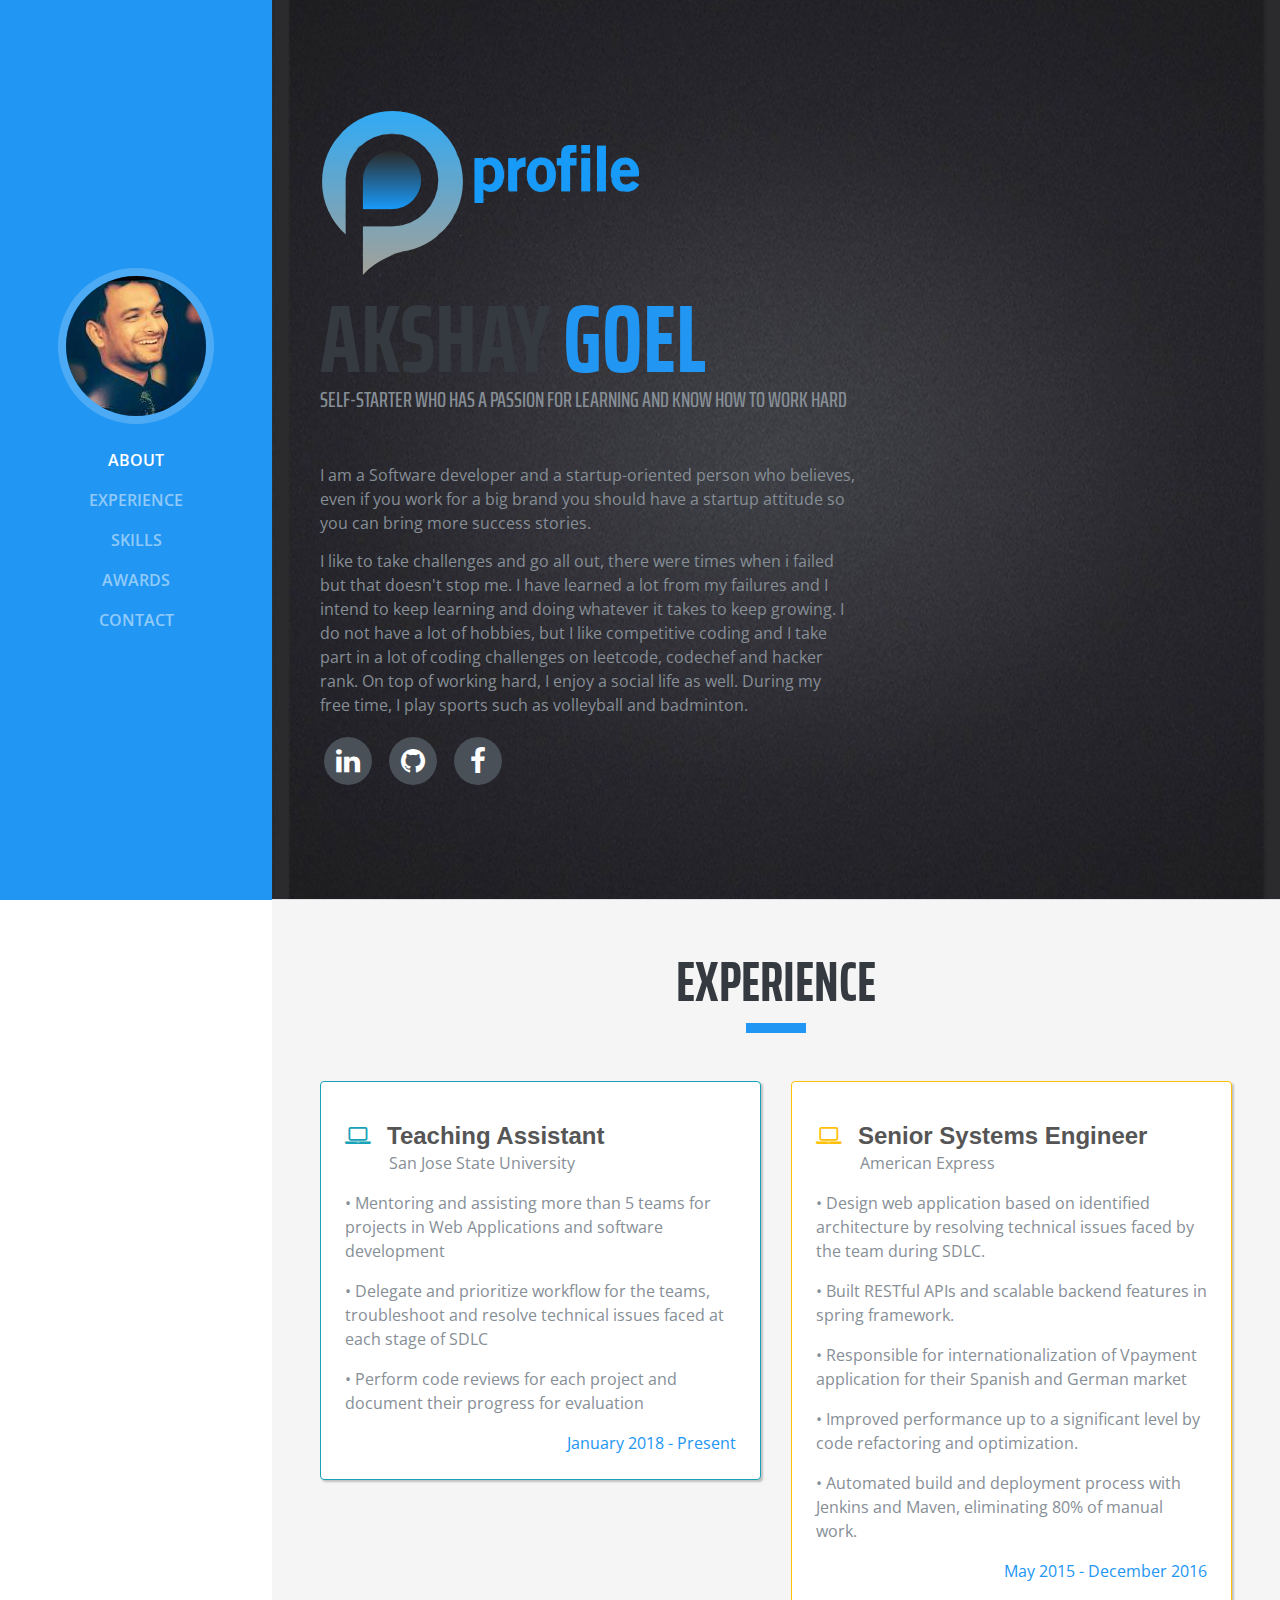
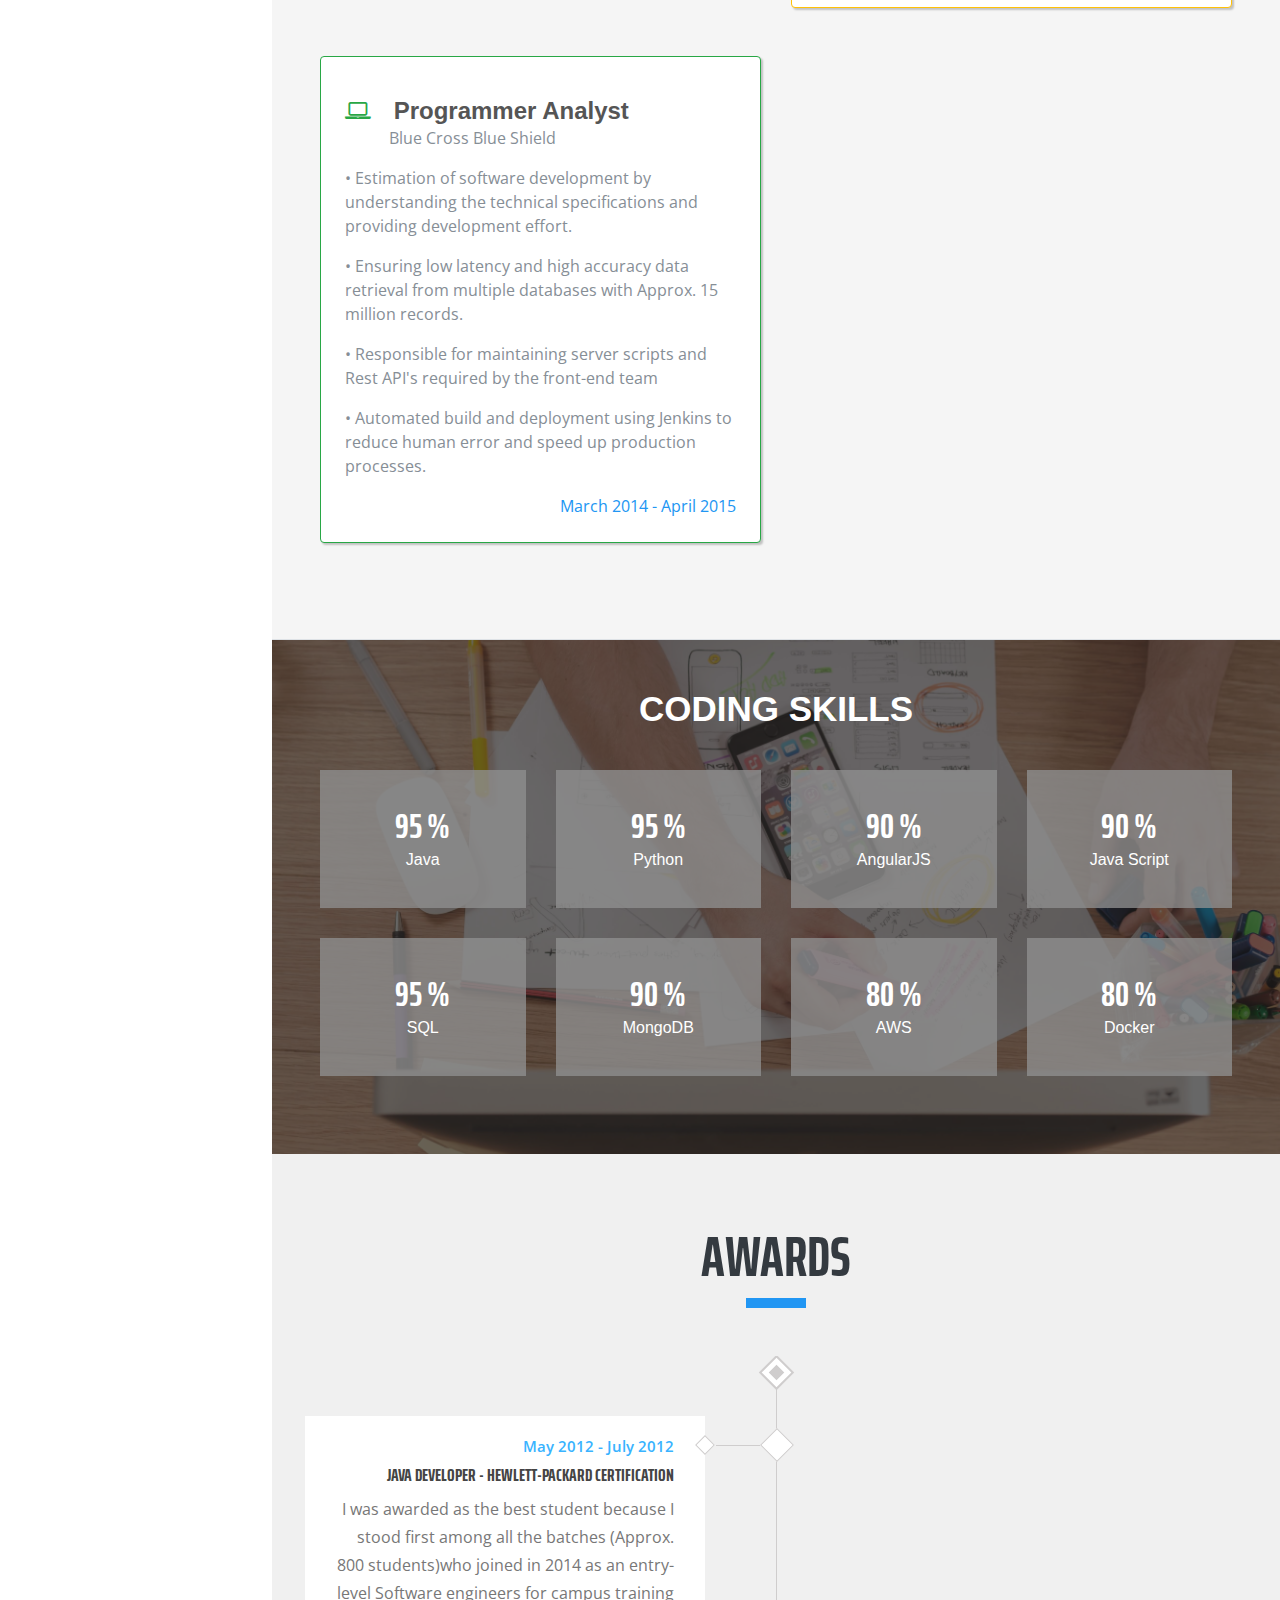
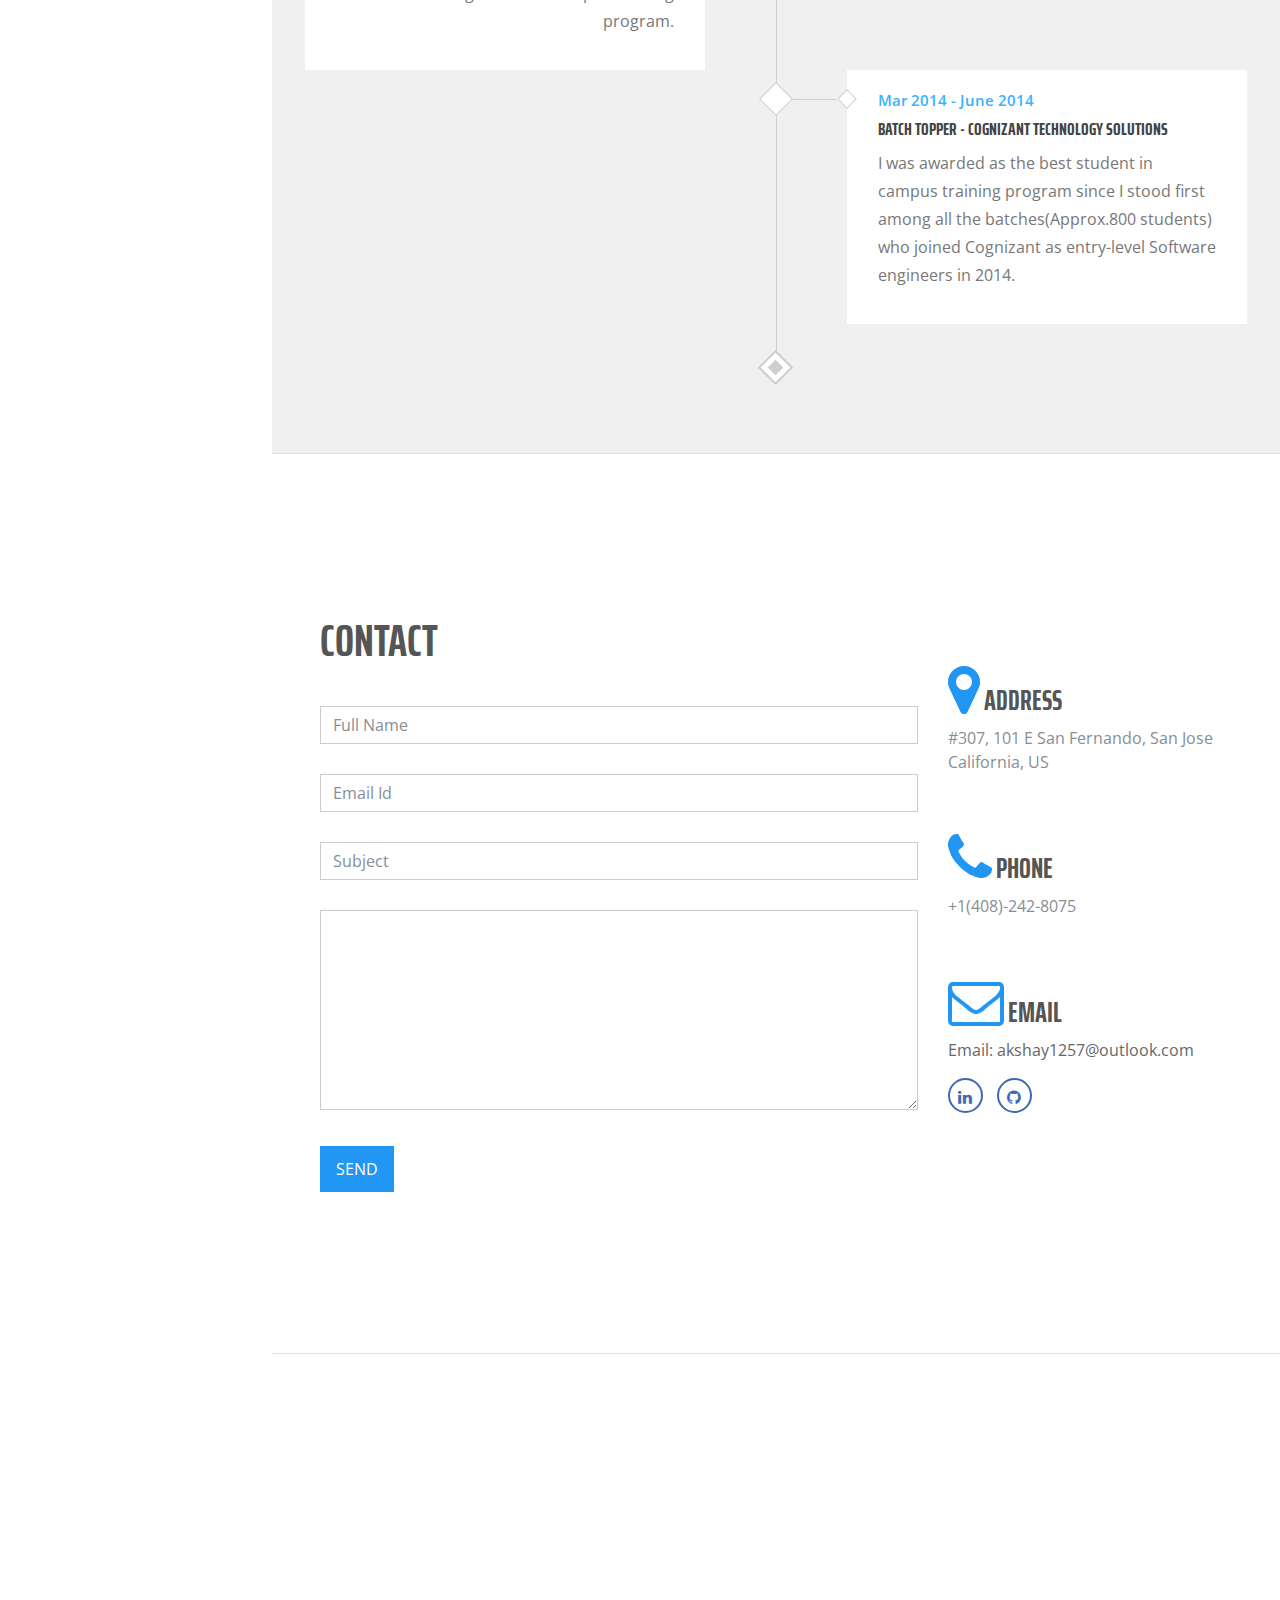
<file: index.html>
<!--
<! --I love programming and am a quick learner! I'm actively looking for a Full time project that I can be a part of and can't wait to get started! 
			  I am experienced in leveraging agile frameworks to provide a robust synopsis for high level overviews. Iterative approaches to corporate strategy foster collaborative thinking to further the overall value proposition. -->


<!DOCTYPE html>
<html lang="en">

<head>
    <meta charset="utf-8">
    <meta name="viewport" content="width=device-width, initial-scale=1, shrink-to-fit=no">
    <meta name="description" content="">
    <meta name="author" content="">

    <link rel="shortcut icon" href="img/favicon.ico">
    <title>Profile Bootstrap Theme</title>

    <!-- Global stylesheets -->
    <link href="css/bootstrap/bootstrap.min.css" rel="stylesheet">
    <link href="https://fonts.googleapis.com/css?family=Saira+Extra+Condensed:100,200,300,400,500,600,700,800,900" rel="stylesheet">
    <link href="https://fonts.googleapis.com/css?family=Open+Sans:300,300i,400,400i,600,600i,700,700i,800,800i" rel="stylesheet">
    <link href="font-awesome/css/font-awesome.min.css" rel="stylesheet">
    <link href="css/devicons/css/devicons.min.css" rel="stylesheet">
    <link href="css/simple-line-icons/css/simple-line-icons.css" rel="stylesheet">
    <link href="css/style.css" rel="stylesheet">
</head>

<body id="page-top">
    
    <nav class="navbar navbar-expand-lg navbar-dark bg-primary fixed-top" id="sideNav">
      <a class="navbar-brand js-scroll-trigger" href="#page-top">
        <span class="d-block d-lg-none  mx-0 px-0"><img src="img/logo-white.png" alt="" class="img-fluid"></span>
        <span class="d-none d-lg-block">
          <img class="img-fluid img-profile rounded-circle mx-auto mb-2" src="img/profile.jpg" alt="">
        </span>
      </a>
        <button class="navbar-toggler" type="button" data-toggle="collapse" data-target="#navbarSupportedContent" aria-controls="navbarSupportedContent" aria-expanded="false" aria-label="Toggle navigation">
            <span class="navbar-toggler-icon"></span>
        </button>
        <div class="collapse navbar-collapse" id="navbarSupportedContent">
            <ul class="navbar-nav">
                <li class="nav-item">
                    <a class="nav-link js-scroll-trigger" href="#about">About</a>
                </li>
                <li class="nav-item">
                    <a class="nav-link js-scroll-trigger" href="#experience">Experience</a>
                </li>
                
                <li class="nav-item">
                    <a class="nav-link js-scroll-trigger" href="#skills">Skills</a>
                </li>
                <li class="nav-item">
                    <a class="nav-link js-scroll-trigger" href="#awards">Awards</a>
                </li>
                <li class="nav-item">
                    <a class="nav-link js-scroll-trigger" href="#contact">Contact</a>
                </li>
            </ul>
        </div>
    </nav>

    <div class="container-fluid p-0">

    <!--====================================================
                        ABOUT
    ======================================================-->
      <section class="resume-section p-3 p-lg-5 d-flex d-column" id="about">
          <div class="my-auto" >
              <img src="img/logo-s.png" class="img-fluid mb-3" alt="">
              <h1 class="mb-0">Akshay
                <span class="text-primary">Goel</span>
              </h1>
              <div class="subheading mb-5">SELF-STARTER WHO HAS A PASSION FOR LEARNING AND KNOW HOW TO WORK HARD 
                 
              </div>
              <p style="max-width: 550px;margin-bottom: 14px;border-top-width: 24px;margin-top: 31px;" > 
			  
			  I am a Software developer and a startup-oriented person who believes, even if you work for a big brand you should have a startup attitude so you can bring more success stories. </p>
             
			  <p style="max-width: 533px" > 
              I like to take challenges and go all out, there were times when i failed but that doesn't stop me. I have learned a lot from my failures and I intend to keep learning and doing whatever it takes to keep growing. I do not have a lot of hobbies, but I like competitive coding and I take part in a lot of coding challenges on leetcode, codechef and hacker rank. On top of working hard, I enjoy a social life as well. During my free time, I play sports such as volleyball and badminton. 
			  </p>
              <ul class="list-inline list-social-icons mb-0">
                  
                  
                  <li class="list-inline-item">
                      <a href="https://www.linkedin.com/in/akshay-goel" target="_empty">
                  <span class="fa-stack fa-lg">
                    <i class="fa fa-circle fa-stack-2x"></i>
                    <i class="fa fa-linkedin fa-stack-1x fa-inverse"></i>
                  </span>
                </a>
                  </li>
                  <li class="list-inline-item">
                      <a href="https://github.com/akshay1257" target="_empty">
                  <span class="fa-stack fa-lg">
                    <i class="fa fa-circle fa-stack-2x"></i>
                    <i class="fa fa-github fa-stack-1x fa-inverse"></i>
                  </span>
                </a>
                  </li>
				  <li class="list-inline-item">
                      <a href="https://www.facebook.com/akshay.goel.9279" target="_empty">
                  <span class="fa-stack fa-lg">
                    <i class="fa fa-circle fa-stack-2x"></i>
                    <i class="fa fa-facebook fa-stack-1x fa-inverse"></i>
                  </span>
                </a>
                  </li>
              </ul>
          </div>
      </section>

    <!--====================================================
                        EXPERIENCE
    ======================================================-->      
      <section class="resume-section p-3 p-lg-5 " id="experience">
          <div class="row my-auto">
              <div class="col-12">
                <h2 class="  text-center">Experience</h2>
                <div class="mb-5 heading-border"></div>
              </div>
              <div class="resume-item col-md-6 col-sm-12 " > 
                <div class="card mx-0 p-4 mb-5" style="border-color: #17a2b8; box-shadow: 2px 2px 2px rgba(0, 0, 0, 0.21);">
                  <div class=" resume-content mr-auto">
                      <p><h4 style="margin-bottom: 0px;"><i class="fa fa-laptop mr-3 text-info"></i>Teaching Assistant </h4>
					  <h7 class="mb-3" style="padding-left: 44px;">San Jose State University</h7>
					  </p>
                      <p>• Mentoring and assisting more than 5 teams for projects in Web Applications and software development </p>
                      <p>• Delegate and prioritize workflow for the teams, troubleshoot and resolve technical issues faced at each stage of SDLC</p>
                      <p>• Perform code reviews for each project and document their progress for evaluation</p>
                  </div>
                  <div class="resume-date text-md-right">
                      <span class="text-primary">January 2018 - Present</span>
                  </div>
                </div>  
              </div>
              <div class="resume-item col-md-6 col-sm-12">
                <div class="card mx-0 p-4 mb-5" style="border-color: #ffc107; box-shadow: 2px 2px 2px rgba(0, 0, 0, 0.21);">
                  <div class="resume-content mr-auto">
                     <p> <h4  style="margin-bottom: 0px;"><i class="fa fa-laptop mr-3 text-warning"></i>Senior Systems Engineer</h4>
                         <h7 class="mb-3" style="padding-left: 44px;">American Express</h7>
					  </p>
					  <p>• Design web application based on identified architecture by resolving technical issues faced by the team during SDLC.</p>
                      <p>• Built RESTful APIs and scalable backend features in spring framework.</p>
                      <p>• Responsible for internationalization of Vpayment application for their Spanish and German market</p>
					  <p>• Improved performance up to a significant level by code refactoring and optimization.</p>
                      <p>• Automated build and deployment process with Jenkins and Maven, eliminating 80% of manual work.</p>
                  </div>
                  <div class="resume-date text-md-right">
                      <span class="text-primary">May 2015 - December 2016</span>
                  </div>
                </div>  
              </div>
              <div class="resume-item col-md-6 col-sm-12">
                <div class="card mx-0 p-4 mb-5" style="border-color: #28a745; box-shadow: 2px 2px 2px rgba(0, 0, 0, 0.21);">
                  <div class="resume-content mr-auto">
                     <p> <h4  style="margin-bottom: 0px;"><i class="fa fa-laptop mr-3 text-success"></i> Programmer Analyst</h4>
                         <h7 class="mb-3" style="padding-left: 44px;">Blue Cross Blue Shield</h7>
					  </p>
					  <p>• Estimation of software development by understanding the technical specifications and providing development effort.</p>
                      <p>• Ensuring low latency and high accuracy data retrieval from multiple databases with Approx. 15 million records.</p>
                      <p>• Responsible for maintaining server scripts and Rest API's required by the front-end team</p>
					  <p>• Automated build and deployment using Jenkins to reduce human error and speed up production processes.</p>
                  </div>
                  <div class="resume-date text-md-right">
                      <span class="text-primary">March 2014 - April 2015</span>
                  </div>
                </div>  
              </div>
              
          </div>
      </section>

    <!--====================================================
                        PORTFOLIO
    ======================================================   
      <section class="resume-section p-3 p-lg-5 d-flex flex-column" id="portfolio"> 
          <div class="row my-auto">
              <div class="col-12">
                <h2 class="  text-center">Portfolio</h2>
                <div class="mb-5 heading-border"></div>
              </div>
              <div class="col-md-12">
                <div class="port-head-cont">
                  <button class="btn btn-general btn-green filter-b" data-filter="all">All</button>
                  <button class="btn btn-general btn-green filter-b" data-filter="consulting">Web Design</button>
                  <button class="btn btn-general btn-green filter-b" data-filter="finance">Mobile Apps</button>
                  <button class="btn btn-general btn-green filter-b" data-filter="marketing">Graphics Design</button> 
                </div>
              </div>
          </div>
          <div class="row my-auto">
              <div class="col-sm-4 portfolio-item filter finance">
                  <a class="portfolio-link" href="#portfolioModal4" data-toggle="modal">
                      <div class="caption-port">
                          <div class="caption-port-content">
                              <i class="fa fa-search-plus fa-3x"></i>
                          </div>
                      </div>
                      <img class="img-fluid" src="img/portfolio/p-4.jpg" alt="">
                  </a>
              </div>
              <div class="col-sm-4 portfolio-item filter marketing">
                  <a class="portfolio-link" href="#portfolioModal5" data-toggle="modal">
                      <div class="caption-port">
                          <div class="caption-port-content">
                              <i class="fa fa-search-plus fa-3x"></i>
                          </div>
                      </div>
                      <img class="img-fluid" src="img/portfolio/p-5.jpg" alt="">
                  </a>
              </div>
              <div class="col-sm-4 portfolio-item filter consulting">
                  <a class="portfolio-link" href="#portfolioModal6" data-toggle="modal">
                      <div class="caption-port">
                          <div class="caption-port-content">
                              <i class="fa fa-search-plus fa-3x"></i>
                          </div>
                      </div>
                      <img class="img-fluid" src="img/portfolio/p-6.jpg" alt="">
                  </a>
              </div>              
              <div class="col-sm-4 portfolio-item filter consulting">
                  <a class="portfolio-link" href="#portfolioModal7" data-toggle="modal">
                      <div class="caption-port">
                          <div class="caption-port-content">
                              <i class="fa fa-search-plus fa-3x"></i>
                          </div>
                      </div>
                      <img class="img-fluid" src="img/portfolio/p-7.jpg" alt="">
                  </a>
              </div>
              <div class="col-sm-4 portfolio-item filter consulting">
                  <a class="portfolio-link" href="#portfolioModal8" data-toggle="modal">
                      <div class="caption-port">
                          <div class="caption-port-content">
                              <i class="fa fa-search-plus fa-3x"></i>
                          </div>
                      </div>
                      <img class="img-fluid" src="img/portfolio/p-8.jpg" alt="">
                  </a>
              </div>
              <div class="col-sm-4 portfolio-item filter finance">
                  <a class="portfolio-link" href="#portfolioModal9" data-toggle="modal">
                      <div class="caption-port">
                          <div class="caption-port-content">
                              <i class="fa fa-search-plus fa-3x"></i>
                          </div>
                      </div>
                      <img class="img-fluid" src="img/portfolio/p-9.jpg" alt="">
                  </a>
              </div>              
              <div class="col-sm-4 portfolio-item filter marketing">
                  <a class="portfolio-link" href="#portfolioModal1" data-toggle="modal">
                      <div class="caption-port">
                          <div class="caption-port-content">
                              <i class="fa fa-search-plus fa-3x"></i>
                          </div>
                      </div>
                      <img class="img-fluid" src="img/portfolio/p-1.jpg" alt="">
                  </a>
              </div>
              <div class="col-sm-4 portfolio-item filter marketing">
                  <a class="portfolio-link" href="#portfolioModal2" data-toggle="modal">
                      <div class="caption-port">
                          <div class="caption-port-content">
                              <i class="fa fa-search-plus fa-3x"></i>
                          </div>
                      </div>
                      <img class="img-fluid" src="img/portfolio/p-2.jpg" alt="">
                  </a>
              </div>
              <div class="col-sm-4 portfolio-item filter finance">
                  <a class="portfolio-link" href="#portfolioModal3" data-toggle="modal">
                      <div class="caption-port">
                          <div class="caption-port-content">
                              <i class="fa fa-search-plus fa-3x"></i>
                          </div>
                      </div>
                      <img class="img-fluid" src="img/portfolio/p-3.jpg" alt="">
                  </a>
              </div> 
          </div>
      </section>-->  

    <!--====================================================
                        SKILLS
    ======================================================-->       
      <section class=" d-flex flex-column" id="skills">
         <div class="p-lg-5 p-3 skill-cover">
          <h3 class="text-center text-white">Coding Skills</h3>
          <div class="row text-center my-auto "> 
              <div class="col-md-3 col-sm-6">
                  <div class="skill-item">
                      
                      <h2><span class="counter"> 95 </span><span>%</span></h2>
                      <p>Java</p>
                  </div>
              </div>
              <div class="col-md-3 col-sm-6">
                  <div class="skill-item">
                     
                      <h2><span class="counter"> 95 </span><span>%</span></h2>
                      <p>Python</p>
                  </div>
              </div>
              <div class="col-md-3 col-sm-6">
                  <div class="skill-item">
                      
                      <h2><span class="counter"> 90 </span><span>%</span></h2>
                      <p >AngularJS</p>
                  </div>
              </div>
              <div class="col-md-3 col-sm-6">
                  <div class="skill-item">
                     
                      <h2><span class="counter"> 90 </span><span>%</span></h2>
                      <p class="date">Java Script</p>
                  </div>
              </div>
          </div>
		  <div class="row text-center my-auto "> 
              <div class="col-md-3 col-sm-6">
                  <div class="skill-item">
                      
                      <h2><span class="counter"> 95 </span><span>%</span></h2>
                      <p>SQL</p>
                  </div>
              </div>
              <div class="col-md-3 col-sm-6">
                  <div class="skill-item">
                     
                      <h2><span class="counter"> 90 </span><span>%</span></h2>
                      <p>MongoDB</p>
                  </div>
              </div>
              <div class="col-md-3 col-sm-6">
                  <div class="skill-item">
                      
                      <h2><span class="counter"> 80 </span><span>%</span></h2>
                      <p class="date">AWS</p>
                  </div>
              </div>
              <div class="col-md-3 col-sm-6">
                  <div class="skill-item">
                     
                      <h2><span class="counter"> 80 </span><span>%</span></h2>
                      <p class="date">Docker</p>
                  </div>
              </div>
          </div>
         </div> 
      </section>

    <!--====================================================
                           AWARDS
    ======================================================-->       
      <section class="resume-section p-3 p-lg-5 d-flex flex-column" id="awards">
          <div class="row my-auto">
              <div class="col-12">
                <h2 class="  text-center">Awards</h2>
                <div class="mb-5 heading-border"></div>
              </div> 
              <div class="main-award" id="award-box">
                  <div class="award">
                      <div class="award-icon"></div>
                      <div class="award-content">
                          <span class="date">May 2012 - July 2012</span>
                          <h5 class="title">Java Developer - Hewlett-Packard Certification</h5>
                          <p class="description">
                              I was awarded as the best student because I stood first among all the batches (Approx. 800 students)who joined in 2014 as an entry-level Software engineers for campus training program.
                          </p>
                      </div>
                  </div>
                  <div class="award">
                      <div class="award-icon"></div>
                      <div class="award-content">
                          <span class="date">Mar 2014 - June 2014</span>
                          <h5 class="title">Batch Topper - Cognizant Technology Solutions</h5>
                          <p class="description">
                              I was awarded as the best student in campus training program since I stood first among all the batches(Approx.800 students) who joined Cognizant as entry-level Software engineers in 2014.
                          </p>
                      </div>
                  </div>
              </div>
          </div>
      </section> 

    <!--====================================================
                          CONTACT
    ======================================================-->       
      <section class="resume-section p-3 p-lg-5 d-flex flex-column">
          <div class="row my-auto" id="contact"> 
            <div class="col-md-8">
              <div class="contact-cont">
                <h3>CONTACT</h3>
                <div class="heading-border-light"></div>
                
              </div>   
              <div class="row con-form">
                <div class="col-md-12">
                  <input type="text" name="full-name" placeholder="Full Name" class="form-control">
                </div>
                <div class="col-md-12">
                  <input type="text" name="email" placeholder="Email Id" class="form-control">
                </div>
                <div class="col-md-12">
                  <input type="text" name="subject" placeholder="Subject" class="form-control">
                </div>
                <div class="col-md-12"><textarea name="" id=""></textarea></div>
                <div class="col-md-12 sub-but"><button class="btn btn-general btn-white" role="button">Send</button></div>
              </div>
            </div>
            <div class="col-md-4 col-sm-12 mt-5"> 
              <div class="contact-cont2"> 
                <div class="contact-add contact-box-desc">
                  <h3><i class="fa fa-map-marker cl-atlantis fa-2x"></i> Address</h3>
                  <p>#307, 101 E San Fernando, San Jose <br>
                  California, US <br></p>
                </div>
                <div class="contact-phone contact-side-desc contact-box-desc">
                  <h3><i class="fa fa-phone cl-atlantis fa-2x"></i> Phone</h3>
                  <p>+1(408)-242-8075</p>
                </div>
                <div class="contact-mail contact-side-desc contact-box-desc">
                  <h3><i class="fa fa-envelope-o cl-atlantis fa-2x"></i> Email</h3>
                <address class="address-details-f"> 
                 Email: <a href="mailto:akshay1257@outlook.com" class="">akshay1257@outlook.com</a>
                </address>
                <ul class="list-inline social-icon-f top-data">
                  <li><a href="https://www.linkedin.com/in/akshay-goel" target="_empty"><i class="fa top-social fa-linkedin" style="color: #4267b2; border-color:#4267b2;"></i></a></li>
                 
				 <li><a href="https://github.com/akshay1257" target="_empty"><i class="fa top-social fa-github" style="color: #4267b2; border-color:#4267b2;"></i></a></li>
				 

                </ul>
                </div>
              </div>
            </div> 
          </div>
      </section>

      <section class=" d-flex flex-column" id="maps">
        <div id="map">
          <div class="map-responsive">
             <iframe src="https://www.google.com/maps/embed?pb=!1m10!1m8!1m3!1d6030.418742494061!2d-111.34563870463673!3d26.01036670629853!3m2!1i1024!2i768!4f13.1!5e0!3m2!1ses-419!2smx!4v1471908546569" width="600" height="450" frameborder="0" style="border:0" allowfullscreen></iframe>
          </div>
        </div>
      </section>


    </div>

<!--====================================================
                    PORTFOLIO MODALS
======================================================-->
    <div class="portfolio-modal modal fade" id="portfolioModal1" tabindex="-1" role="dialog" aria-hidden="true" >
      <div class="modal-dialog" role="document">
          <div class="modal-content">
              <div class="close-modal" data-dismiss="modal">
                  <div class="lr">
                      <div class="rl"></div>
                  </div>
              </div>
              <div class="container">
                  <div class="row">
                          <div class="modal-body">
                              <div class="title-bar">
                                <div class="col-md-12">
                                  <h2 class="text-center">Our Project</h2>
                                  <div class="heading-border"></div>
                                </div>
                              </div>
                              <div class="row">
                                <div class="col-md-6">
                                  <img class="img-fluid img-centered" src="img/portfolio/p-1.jpg" alt="">
                                </div>
                                <div class="col-md-6">
                                  <p>Our new Project every processes had become fragmented; meaning quality and service were inconsistent. This lack of standardization was adversely impacting operating costs, productivity and customer satisfaction. For several years now Payfast has worked strategically with innovations as a means of developing new solutions, products and services. In line with this vision, Success was approached to find new payments solutions to offer Payfast customers on their website, including open invoice and partial payments options.</p>
                                  <ul class="list-inline item-details">
                                      <li>Client:
                                          <strong>
                                            <a href="#">Techs Soft</a>
                                          </strong>
                                      </li>
                                      <li>Date:
                                          <strong>
                                            <a href="#">April 2018</a>
                                          </strong>
                                      </li>
                                      <li>Service:
                                          <strong>
                                            <a href="#">Web Development</a>
                                          </strong>
                                      </li>
                                  </ul>
                                  <button class="btn btn-general btn-white" type="button" data-dismiss="modal">
                                      <i class="fa fa-times"></i> Close
                                  </button>
                              </div>
                            </div>
                          </div>
                  </div>
              </div>
          </div>
      </div>
    </div>
    <div class="portfolio-modal modal fade" id="portfolioModal2" tabindex="-1" role="dialog" aria-hidden="true">
        <div class="modal-dialog" role="document">
            <div class="modal-content">
                <div class="close-modal" data-dismiss="modal">
                    <div class="lr">
                        <div class="rl"></div>
                    </div>
                </div>
                <div class="container">
                <div class="row">
                        <div class="modal-body">
                            <div class="title-bar">
                              <div class="col-md-12">
                                <h2 class="text-center">Our Project</h2>
                                <div class="heading-border"></div>
                              </div>
                            </div>
                            <div class="row">
                              <div class="col-md-6">
                                <img class="img-fluid img-centered" src="img/portfolio/p-2.jpg" alt="">
                              </div>
                              <div class="col-md-6">
                                <p>Our new Project every processes had become fragmented; meaning quality and service were inconsistent. This lack of standardization was adversely impacting operating costs, productivity and customer satisfaction. For several years now Payfast has worked strategically with innovations as a means of developing new solutions, products and services. In line with this vision, Success was approached to find new payments solutions to offer Payfast customers on their website, including open invoice and partial payments options.</p>
                                <ul class="list-inline item-details">
                                    <li>Client:
                                        <strong>
                                          <a href="#">Techs Soft</a>
                                        </strong>
                                    </li>
                                    <li>Date:
                                        <strong>
                                          <a href="#">April 2018</a>
                                        </strong>
                                    </li>
                                    <li>Service:
                                        <strong>
                                          <a href="#">Web Development</a>
                                        </strong>
                                    </li>
                                </ul>
                                <button class="btn btn-general btn-white" type="button" data-dismiss="modal">
                                    <i class="fa fa-times"></i> Close
                                </button>
                            </div>
                          </div>
                        </div>
                </div>
            </div>
            </div>
        </div>
    </div>
    <div class="portfolio-modal modal fade" id="portfolioModal3" tabindex="-1" role="dialog" aria-hidden="true">
        <div class="modal-dialog" role="document">
            <div class="modal-content">
                <div class="close-modal" data-dismiss="modal">
                    <div class="lr">
                        <div class="rl"></div>
                    </div>
                </div>
                <div class="container">
                <div class="row">
                        <div class="modal-body">
                            <div class="title-bar">
                              <div class="col-md-12">
                                <h2 class="text-center">Our Project</h2>
                                <div class="heading-border"></div>
                              </div>
                            </div>
                            <div class="row">
                              <div class="col-md-6">
                                <img class="img-fluid img-centered" src="img/portfolio/p-3.jpg" alt="">
                              </div>
                              <div class="col-md-6">
                                <p>Our new Project every processes had become fragmented; meaning quality and service were inconsistent. This lack of standardization was adversely impacting operating costs, productivity and customer satisfaction. For several years now Payfast has worked strategically with innovations as a means of developing new solutions, products and services. In line with this vision, Success was approached to find new payments solutions to offer Payfast customers on their website, including open invoice and partial payments options.</p>
                                <ul class="list-inline item-details">
                                    <li>Client:
                                        <strong>
                                          <a href="#">Techs Soft</a>
                                        </strong>
                                    </li>
                                    <li>Date:
                                        <strong>
                                          <a href="#">April 2018</a>
                                        </strong>
                                    </li>
                                    <li>Service:
                                        <strong>
                                          <a href="#">Web Development</a>
                                        </strong>
                                    </li>
                                </ul>
                                <button class="btn btn-general btn-white" type="button" data-dismiss="modal">
                                    <i class="fa fa-times"></i> Close
                                </button>
                              </div>
                          </div>
                        </div>
                </div>
            </div>
            </div>
        </div>
    </div>
    <div class="portfolio-modal modal fade" id="portfolioModal4" tabindex="-1" role="dialog" aria-hidden="true">
        <div class="modal-dialog" role="document">
            <div class="modal-content">
                <div class="close-modal" data-dismiss="modal">
                    <div class="lr">
                        <div class="rl"></div>
                    </div>
                </div>
                <div class="container">
                <div class="row">
                        <div class="modal-body">
                            <div class="title-bar">
                              <div class="col-md-12">
                                <h2 class="text-center">Our Project</h2>
                                <div class="heading-border"></div>
                              </div>
                            </div>
                            <div class="row">
                              <div class="col-md-6">
                                <img class="img-fluid img-centered" src="img/portfolio/p-4.jpg" alt="">
                              </div>
                              <div class="col-md-6">
                                <p>Our new Project every processes had become fragmented; meaning quality and service were inconsistent. This lack of standardization was adversely impacting operating costs, productivity and customer satisfaction. For several years now Payfast has worked strategically with innovations as a means of developing new solutions, products and services. In line with this vision, Success was approached to find new payments solutions to offer Payfast customers on their website, including open invoice and partial payments options.</p>
                                <ul class="list-inline item-details">
                                    <li>Client:
                                        <strong>
                                          <a href="#">Techs Soft</a>
                                        </strong>
                                    </li>
                                    <li>Date:
                                        <strong>
                                          <a href="#">April 2018</a>
                                        </strong>
                                    </li>
                                    <li>Service:
                                        <strong>
                                          <a href="#">Web Development</a>
                                        </strong>
                                    </li>
                                </ul>
                                <button class="btn btn-general btn-white" type="button" data-dismiss="modal">
                                    <i class="fa fa-times"></i> Close
                                </button>
                              </div>
                          </div>
                        </div>
                </div>
            </div>
            </div>
        </div>
    </div>
    <div class="portfolio-modal modal fade" id="portfolioModal5" tabindex="-1" role="dialog" aria-hidden="true">
        <div class="modal-dialog" role="document">
            <div class="modal-content">
                <div class="close-modal" data-dismiss="modal">
                    <div class="lr">
                        <div class="rl"></div>
                    </div>
                </div>
                <div class="container">
                <div class="row">
                        <div class="modal-body">
                            <div class="title-bar">
                              <div class="col-md-12">
                                <h2 class="text-center">Our Project</h2>
                                <div class="heading-border"></div>
                              </div>
                            </div>
                            <div class="row">
                              <div class="col-md-6">
                                <img class="img-fluid img-centered" src="img/portfolio/p-5.jpg" alt="">
                              </div>
                              <div class="col-md-6">
                                <p>Our new Project every processes had become fragmented; meaning quality and service were inconsistent. This lack of standardization was adversely impacting operating costs, productivity and customer satisfaction. For several years now Payfast has worked strategically with innovations as a means of developing new solutions, products and services. In line with this vision, Success was approached to find new payments solutions to offer Payfast customers on their website, including open invoice and partial payments options.</p>
                                <ul class="list-inline item-details">
                                    <li>Client:
                                        <strong>
                                          <a href="#">Techs Soft</a>
                                        </strong>
                                    </li>
                                    <li>Date:
                                        <strong>
                                          <a href="#">April 2018</a>
                                        </strong>
                                    </li>
                                    <li>Service:
                                        <strong>
                                          <a href="#">Web Development</a>
                                        </strong>
                                    </li>
                                </ul>
                                <button class="btn btn-general btn-white" type="button" data-dismiss="modal">
                                    <i class="fa fa-times"></i> Close
                                </button>
                            </div>
                          </div>
                        </div>
                </div>
            </div>
            </div>
        </div>
    </div>
    <div class="portfolio-modal modal fade" id="portfolioModal6" tabindex="-1" role="dialog" aria-hidden="true">
        <div class="modal-dialog" role="document">
            <div class="modal-content">
                <div class="close-modal" data-dismiss="modal">
                    <div class="lr">
                        <div class="rl"></div>
                    </div>
                </div>
                <div class="container">
                <div class="row">
                        <div class="modal-body">
                            <div class="title-bar">
                              <div class="col-md-12">
                                <h2 class="text-center">Our Project</h2>
                                <div class="heading-border"></div>
                              </div>
                            </div>
                            <div class="row">
                              <div class="col-md-6">
                                <img class="img-fluid img-centered" src="img/portfolio/p-6.jpg" alt="">
                              </div>
                              <div class="col-md-6">
                                <p>Our new Project every processes had become fragmented; meaning quality and service were inconsistent. This lack of standardization was adversely impacting operating costs, productivity and customer satisfaction. For several years now Payfast has worked strategically with innovations as a means of developing new solutions, products and services. In line with this vision, Success was approached to find new payments solutions to offer Payfast customers on their website, including open invoice and partial payments options.</p>
                                <ul class="list-inline item-details">
                                    <li>Client:
                                        <strong>
                                          <a href="#">Techs Soft</a>
                                        </strong>
                                    </li>
                                    <li>Date:
                                        <strong>
                                          <a href="#">April 2018</a>
                                        </strong>
                                    </li>
                                    <li>Service:
                                        <strong>
                                          <a href="#">Web Development</a>
                                        </strong>
                                    </li>
                                </ul>
                                <button class="btn btn-general btn-white" type="button" data-dismiss="modal">
                                    <i class="fa fa-times"></i> Close
                                </button>
                            </div>
                          </div>
                        </div>
                </div>
            </div>
            </div>
        </div>
    </div>    
    <div class="portfolio-modal modal fade" id="portfolioModal7" tabindex="-1" role="dialog" aria-hidden="true">
        <div class="modal-dialog" role="document">
            <div class="modal-content">
                <div class="close-modal" data-dismiss="modal">
                    <div class="lr">
                        <div class="rl"></div>
                    </div>
                </div>
                <div class="container">
                <div class="row">
                        <div class="modal-body">
                            <div class="title-bar">
                              <div class="col-md-12">
                                <h2 class="text-center">Our Project</h2>
                                <div class="heading-border"></div>
                              </div>
                            </div>
                            <div class="row">
                              <div class="col-md-6">
                                <img class="img-fluid img-centered" src="img/portfolio/p-7.jpg" alt="">
                              </div>
                              <div class="col-md-6">
                                <p>Our new Project every processes had become fragmented; meaning quality and service were inconsistent. This lack of standardization was adversely impacting operating costs, productivity and customer satisfaction. For several years now Payfast has worked strategically with innovations as a means of developing new solutions, products and services. In line with this vision, Success was approached to find new payments solutions to offer Payfast customers on their website, including open invoice and partial payments options.</p>
                                <ul class="list-inline item-details">
                                    <li>Client:
                                        <strong>
                                          <a href="#">Techs Soft</a>
                                        </strong>
                                    </li>
                                    <li>Date:
                                        <strong>
                                          <a href="#">April 2018</a>
                                        </strong>
                                    </li>
                                    <li>Service:
                                        <strong>
                                          <a href="#">Web Development</a>
                                        </strong>
                                    </li>
                                </ul>
                                <button class="btn btn-general btn-white" type="button" data-dismiss="modal">
                                    <i class="fa fa-times"></i> Close
                                </button>
                            </div>
                          </div>
                        </div>
                </div>
            </div>
            </div>
        </div>
    </div>
    <div class="portfolio-modal modal fade" id="portfolioModal8" tabindex="-1" role="dialog" aria-hidden="true">
        <div class="modal-dialog" role="document">
            <div class="modal-content">
                <div class="close-modal" data-dismiss="modal">
                    <div class="lr">
                        <div class="rl"></div>
                    </div>
                </div>
                <div class="container">
                <div class="row">
                        <div class="modal-body">
                            <div class="title-bar">
                              <div class="col-md-12">
                                <h2 class="text-center">Our Project</h2>
                                <div class="heading-border"></div>
                              </div>
                            </div>
                            <div class="row">
                              <div class="col-md-6">
                                <img class="img-fluid img-centered" src="img/portfolio/p-8.jpg" alt="">
                              </div>
                              <div class="col-md-6">
                                <p>Our new Project every processes had become fragmented; meaning quality and service were inconsistent. This lack of standardization was adversely impacting operating costs, productivity and customer satisfaction. For several years now Payfast has worked strategically with innovations as a means of developing new solutions, products and services. In line with this vision, Success was approached to find new payments solutions to offer Payfast customers on their website, including open invoice and partial payments options.</p>
                                <ul class="list-inline item-details">
                                    <li>Client:
                                        <strong>
                                          <a href="#">Techs Soft</a>
                                        </strong>
                                    </li>
                                    <li>Date:
                                        <strong>
                                          <a href="#">April 2018</a>
                                        </strong>
                                    </li>
                                    <li>Service:
                                        <strong>
                                          <a href="#">Web Development</a>
                                        </strong>
                                    </li>
                                </ul>
                                <button class="btn btn-general btn-white" type="button" data-dismiss="modal">
                                    <i class="fa fa-times"></i> Close
                                </button>
                            </div>
                          </div>
                        </div>
                </div>
            </div>
            </div>
        </div>
    </div>
    <div class="portfolio-modal modal fade" id="portfolioModal9" tabindex="-1" role="dialog" aria-hidden="true">
        <div class="modal-dialog" role="document">
            <div class="modal-content">
                <div class="close-modal" data-dismiss="modal">
                    <div class="lr">
                        <div class="rl"></div>
                    </div>
                </div>
                <div class="container">
                <div class="row">
                        <div class="modal-body">
                            <div class="title-bar">
                              <div class="col-md-12">
                                <h2 class="text-center">Our Project</h2>
                                <div class="heading-border"></div>
                              </div>
                            </div>
                            <div class="row">
                              <div class="col-md-6">
                                <img class="img-fluid img-centered" src="img/portfolio/p-9.jpg" alt="">
                              </div>
                              <div class="col-md-6">
                                <p>Our new Project every processes had become fragmented; meaning quality and service were inconsistent. This lack of standardization was adversely impacting operating costs, productivity and customer satisfaction. For several years now Payfast has worked strategically with innovations as a means of developing new solutions, products and services. In line with this vision, Success was approached to find new payments solutions to offer Payfast customers on their website, including open invoice and partial payments options.</p>
                                <ul class="list-inline item-details">
                                    <li>Client:
                                        <strong>
                                          <a href="#">Techs Soft</a>
                                        </strong>
                                    </li>
                                    <li>Date:
                                        <strong>
                                          <a href="#">April 2018</a>
                                        </strong>
                                    </li>
                                    <li>Service:
                                        <strong>
                                          <a href="#">Web Development</a>
                                        </strong>
                                    </li>
                                </ul>
                                <button class="btn btn-general btn-white" type="button" data-dismiss="modal">
                                    <i class="fa fa-times"></i> Close
                                </button>
                            </div>
                          </div>
                        </div>
                </div>
            </div>
            </div>
        </div>
    </div>    


    <!-- Global javascript -->
    <script src="js/jquery/jquery.min.js"></script>
    <script src="js/bootstrap/bootstrap.bundle.min.js"></script>
    <script src="js/jquery-easing/jquery.easing.min.js"></script>
    <script src="js/counter/jquery.waypoints.min.js"></script>
    <script src="js/counter/jquery.counterup.min.js"></script>
    <script src="js/custom.js"></script>
    <script>
        $(document).ready(function(){

        $(".filter-b").click(function(){
            var value = $(this).attr('data-filter');
            if(value == "all")
            { 
                $('.filter').show('1000');
            }
            else
            { 
                $(".filter").not('.'+value).hide('3000');
                $('.filter').filter('.'+value).show('3000');
            }
        });
        
        if ($(".filter-b").removeClass("active")) {
          $(this).removeClass("active");
        }
        $(this).addClass("active");
        });

        // SKILLS
        $(function () {
            $('.counter').counterUp({
                delay: 10,
                time: 2000
            });

        });
    </script> 
</body>

</html>
</file>
<file: css/simple-line-icons/css/simple-line-icons.css>
@font-face {
  font-family: 'simple-line-icons';
  src: url('../fonts/Simple-Line-Icons.eot?v=2.4.0');
  src: url('../fonts/Simple-Line-Icons.eot?v=2.4.0#iefix') format('embedded-opentype'), url('../fonts/Simple-Line-Icons.woff2?v=2.4.0') format('woff2'), url('../fonts/Simple-Line-Icons.ttf?v=2.4.0') format('truetype'), url('../fonts/Simple-Line-Icons.woff?v=2.4.0') format('woff'), url('../fonts/Simple-Line-Icons.svg?v=2.4.0#simple-line-icons') format('svg');
  font-weight: normal;
  font-style: normal;
}
/*
 Use the following CSS code if you want to have a class per icon.
 Instead of a list of all class selectors, you can use the generic [class*="icon-"] selector, but it's slower:
*/
.icon-user,
.icon-people,
.icon-user-female,
.icon-user-follow,
.icon-user-following,
.icon-user-unfollow,
.icon-login,
.icon-logout,
.icon-emotsmile,
.icon-phone,
.icon-call-end,
.icon-call-in,
.icon-call-out,
.icon-map,
.icon-location-pin,
.icon-direction,
.icon-directions,
.icon-compass,
.icon-layers,
.icon-menu,
.icon-list,
.icon-options-vertical,
.icon-options,
.icon-arrow-down,
.icon-arrow-left,
.icon-arrow-right,
.icon-arrow-up,
.icon-arrow-up-circle,
.icon-arrow-left-circle,
.icon-arrow-right-circle,
.icon-arrow-down-circle,
.icon-check,
.icon-clock,
.icon-plus,
.icon-minus,
.icon-close,
.icon-event,
.icon-exclamation,
.icon-organization,
.icon-trophy,
.icon-screen-smartphone,
.icon-screen-desktop,
.icon-plane,
.icon-notebook,
.icon-mustache,
.icon-mouse,
.icon-magnet,
.icon-energy,
.icon-disc,
.icon-cursor,
.icon-cursor-move,
.icon-crop,
.icon-chemistry,
.icon-speedometer,
.icon-shield,
.icon-screen-tablet,
.icon-magic-wand,
.icon-hourglass,
.icon-graduation,
.icon-ghost,
.icon-game-controller,
.icon-fire,
.icon-eyeglass,
.icon-envelope-open,
.icon-envelope-letter,
.icon-bell,
.icon-badge,
.icon-anchor,
.icon-wallet,
.icon-vector,
.icon-speech,
.icon-puzzle,
.icon-printer,
.icon-present,
.icon-playlist,
.icon-pin,
.icon-picture,
.icon-handbag,
.icon-globe-alt,
.icon-globe,
.icon-folder-alt,
.icon-folder,
.icon-film,
.icon-feed,
.icon-drop,
.icon-drawer,
.icon-docs,
.icon-doc,
.icon-diamond,
.icon-cup,
.icon-calculator,
.icon-bubbles,
.icon-briefcase,
.icon-book-open,
.icon-basket-loaded,
.icon-basket,
.icon-bag,
.icon-action-undo,
.icon-action-redo,
.icon-wrench,
.icon-umbrella,
.icon-trash,
.icon-tag,
.icon-support,
.icon-frame,
.icon-size-fullscreen,
.icon-size-actual,
.icon-shuffle,
.icon-share-alt,
.icon-share,
.icon-rocket,
.icon-question,
.icon-pie-chart,
.icon-pencil,
.icon-note,
.icon-loop,
.icon-home,
.icon-grid,
.icon-graph,
.icon-microphone,
.icon-music-tone-alt,
.icon-music-tone,
.icon-earphones-alt,
.icon-earphones,
.icon-equalizer,
.icon-like,
.icon-dislike,
.icon-control-start,
.icon-control-rewind,
.icon-control-play,
.icon-control-pause,
.icon-control-forward,
.icon-control-end,
.icon-volume-1,
.icon-volume-2,
.icon-volume-off,
.icon-calendar,
.icon-bulb,
.icon-chart,
.icon-ban,
.icon-bubble,
.icon-camrecorder,
.icon-camera,
.icon-cloud-download,
.icon-cloud-upload,
.icon-envelope,
.icon-eye,
.icon-flag,
.icon-heart,
.icon-info,
.icon-key,
.icon-link,
.icon-lock,
.icon-lock-open,
.icon-magnifier,
.icon-magnifier-add,
.icon-magnifier-remove,
.icon-paper-clip,
.icon-paper-plane,
.icon-power,
.icon-refresh,
.icon-reload,
.icon-settings,
.icon-star,
.icon-symbol-female,
.icon-symbol-male,
.icon-target,
.icon-credit-card,
.icon-paypal,
.icon-social-tumblr,
.icon-social-twitter,
.icon-social-facebook,
.icon-social-instagram,
.icon-social-linkedin,
.icon-social-pinterest,
.icon-social-github,
.icon-social-google,
.icon-social-reddit,
.icon-social-skype,
.icon-social-dribbble,
.icon-social-behance,
.icon-social-foursqare,
.icon-social-soundcloud,
.icon-social-spotify,
.icon-social-stumbleupon,
.icon-social-youtube,
.icon-social-dropbox,
.icon-social-vkontakte,
.icon-social-steam {
  font-family: 'simple-line-icons';
  speak: none;
  font-style: normal;
  font-weight: normal;
  font-variant: normal;
  text-transform: none;
  line-height: 1;
  /* Better Font Rendering =========== */
  -webkit-font-smoothing: antialiased;
  -moz-osx-font-smoothing: grayscale;
}
.icon-user:before {
  content: "\e005";
}
.icon-people:before {
  content: "\e001";
}
.icon-user-female:before {
  content: "\e000";
}
.icon-user-follow:before {
  content: "\e002";
}
.icon-user-following:before {
  content: "\e003";
}
.icon-user-unfollow:before {
  content: "\e004";
}
.icon-login:before {
  content: "\e066";
}
.icon-logout:before {
  content: "\e065";
}
.icon-emotsmile:before {
  content: "\e021";
}
.icon-phone:before {
  content: "\e600";
}
.icon-call-end:before {
  content: "\e048";
}
.icon-call-in:before {
  content: "\e047";
}
.icon-call-out:before {
  content: "\e046";
}
.icon-map:before {
  content: "\e033";
}
.icon-location-pin:before {
  content: "\e096";
}
.icon-direction:before {
  content: "\e042";
}
.icon-directions:before {
  content: "\e041";
}
.icon-compass:before {
  content: "\e045";
}
.icon-layers:before {
  content: "\e034";
}
.icon-menu:before {
  content: "\e601";
}
.icon-list:before {
  content: "\e067";
}
.icon-options-vertical:before {
  content: "\e602";
}
.icon-options:before {
  content: "\e603";
}
.icon-arrow-down:before {
  content: "\e604";
}
.icon-arrow-left:before {
  content: "\e605";
}
.icon-arrow-right:before {
  content: "\e606";
}
.icon-arrow-up:before {
  content: "\e607";
}
.icon-arrow-up-circle:before {
  content: "\e078";
}
.icon-arrow-left-circle:before {
  content: "\e07a";
}
.icon-arrow-right-circle:before {
  content: "\e079";
}
.icon-arrow-down-circle:before {
  content: "\e07b";
}
.icon-check:before {
  content: "\e080";
}
.icon-clock:before {
  content: "\e081";
}
.icon-plus:before {
  content: "\e095";
}
.icon-minus:before {
  content: "\e615";
}
.icon-close:before {
  content: "\e082";
}
.icon-event:before {
  content: "\e619";
}
.icon-exclamation:before {
  content: "\e617";
}
.icon-organization:before {
  content: "\e616";
}
.icon-trophy:before {
  content: "\e006";
}
.icon-screen-smartphone:before {
  content: "\e010";
}
.icon-screen-desktop:before {
  content: "\e011";
}
.icon-plane:before {
  content: "\e012";
}
.icon-notebook:before {
  content: "\e013";
}
.icon-mustache:before {
  content: "\e014";
}
.icon-mouse:before {
  content: "\e015";
}
.icon-magnet:before {
  content: "\e016";
}
.icon-energy:before {
  content: "\e020";
}
.icon-disc:before {
  content: "\e022";
}
.icon-cursor:before {
  content: "\e06e";
}
.icon-cursor-move:before {
  content: "\e023";
}
.icon-crop:before {
  content: "\e024";
}
.icon-chemistry:before {
  content: "\e026";
}
.icon-speedometer:before {
  content: "\e007";
}
.icon-shield:before {
  content: "\e00e";
}
.icon-screen-tablet:before {
  content: "\e00f";
}
.icon-magic-wand:before {
  content: "\e017";
}
.icon-hourglass:before {
  content: "\e018";
}
.icon-graduation:before {
  content: "\e019";
}
.icon-ghost:before {
  content: "\e01a";
}
.icon-game-controller:before {
  content: "\e01b";
}
.icon-fire:before {
  content: "\e01c";
}
.icon-eyeglass:before {
  content: "\e01d";
}
.icon-envelope-open:before {
  content: "\e01e";
}
.icon-envelope-letter:before {
  content: "\e01f";
}
.icon-bell:before {
  content: "\e027";
}
.icon-badge:before {
  content: "\e028";
}
.icon-anchor:before {
  content: "\e029";
}
.icon-wallet:before {
  content: "\e02a";
}
.icon-vector:before {
  content: "\e02b";
}
.icon-speech:before {
  content: "\e02c";
}
.icon-puzzle:before {
  content: "\e02d";
}
.icon-printer:before {
  content: "\e02e";
}
.icon-present:before {
  content: "\e02f";
}
.icon-playlist:before {
  content: "\e030";
}
.icon-pin:before {
  content: "\e031";
}
.icon-picture:before {
  content: "\e032";
}
.icon-handbag:before {
  content: "\e035";
}
.icon-globe-alt:before {
  content: "\e036";
}
.icon-globe:before {
  content: "\e037";
}
.icon-folder-alt:before {
  content: "\e039";
}
.icon-folder:before {
  content: "\e089";
}
.icon-film:before {
  content: "\e03a";
}
.icon-feed:before {
  content: "\e03b";
}
.icon-drop:before {
  content: "\e03e";
}
.icon-drawer:before {
  content: "\e03f";
}
.icon-docs:before {
  content: "\e040";
}
.icon-doc:before {
  content: "\e085";
}
.icon-diamond:before {
  content: "\e043";
}
.icon-cup:before {
  content: "\e044";
}
.icon-calculator:before {
  content: "\e049";
}
.icon-bubbles:before {
  content: "\e04a";
}
.icon-briefcase:before {
  content: "\e04b";
}
.icon-book-open:before {
  content: "\e04c";
}
.icon-basket-loaded:before {
  content: "\e04d";
}
.icon-basket:before {
  content: "\e04e";
}
.icon-bag:before {
  content: "\e04f";
}
.icon-action-undo:before {
  content: "\e050";
}
.icon-action-redo:before {
  content: "\e051";
}
.icon-wrench:before {
  content: "\e052";
}
.icon-umbrella:before {
  content: "\e053";
}
.icon-trash:before {
  content: "\e054";
}
.icon-tag:before {
  content: "\e055";
}
.icon-support:before {
  content: "\e056";
}
.icon-frame:before {
  content: "\e038";
}
.icon-size-fullscreen:before {
  content: "\e057";
}
.icon-size-actual:before {
  content: "\e058";
}
.icon-shuffle:before {
  content: "\e059";
}
.icon-share-alt:before {
  content: "\e05a";
}
.icon-share:before {
  content: "\e05b";
}
.icon-rocket:before {
  content: "\e05c";
}
.icon-question:before {
  content: "\e05d";
}
.icon-pie-chart:before {
  content: "\e05e";
}
.icon-pencil:before {
  content: "\e05f";
}
.icon-note:before {
  content: "\e060";
}
.icon-loop:before {
  content: "\e064";
}
.icon-home:before {
  content: "\e069";
}
.icon-grid:before {
  content: "\e06a";
}
.icon-graph:before {
  content: "\e06b";
}
.icon-microphone:before {
  content: "\e063";
}
.icon-music-tone-alt:before {
  content: "\e061";
}
.icon-music-tone:before {
  content: "\e062";
}
.icon-earphones-alt:before {
  content: "\e03c";
}
.icon-earphones:before {
  content: "\e03d";
}
.icon-equalizer:before {
  content: "\e06c";
}
.icon-like:before {
  content: "\e068";
}
.icon-dislike:before {
  content: "\e06d";
}
.icon-control-start:before {
  content: "\e06f";
}
.icon-control-rewind:before {
  content: "\e070";
}
.icon-control-play:before {
  content: "\e071";
}
.icon-control-pause:before {
  content: "\e072";
}
.icon-control-forward:before {
  content: "\e073";
}
.icon-control-end:before {
  content: "\e074";
}
.icon-volume-1:before {
  content: "\e09f";
}
.icon-volume-2:before {
  content: "\e0a0";
}
.icon-volume-off:before {
  content: "\e0a1";
}
.icon-calendar:before {
  content: "\e075";
}
.icon-bulb:before {
  content: "\e076";
}
.icon-chart:before {
  content: "\e077";
}
.icon-ban:before {
  content: "\e07c";
}
.icon-bubble:before {
  content: "\e07d";
}
.icon-camrecorder:before {
  content: "\e07e";
}
.icon-camera:before {
  content: "\e07f";
}
.icon-cloud-download:before {
  content: "\e083";
}
.icon-cloud-upload:before {
  content: "\e084";
}
.icon-envelope:before {
  content: "\e086";
}
.icon-eye:before {
  content: "\e087";
}
.icon-flag:before {
  content: "\e088";
}
.icon-heart:before {
  content: "\e08a";
}
.icon-info:before {
  content: "\e08b";
}
.icon-key:before {
  content: "\e08c";
}
.icon-link:before {
  content: "\e08d";
}
.icon-lock:before {
  content: "\e08e";
}
.icon-lock-open:before {
  content: "\e08f";
}
.icon-magnifier:before {
  content: "\e090";
}
.icon-magnifier-add:before {
  content: "\e091";
}
.icon-magnifier-remove:before {
  content: "\e092";
}
.icon-paper-clip:before {
  content: "\e093";
}
.icon-paper-plane:before {
  content: "\e094";
}
.icon-power:before {
  content: "\e097";
}
.icon-refresh:before {
  content: "\e098";
}
.icon-reload:before {
  content: "\e099";
}
.icon-settings:before {
  content: "\e09a";
}
.icon-star:before {
  content: "\e09b";
}
.icon-symbol-female:before {
  content: "\e09c";
}
.icon-symbol-male:before {
  content: "\e09d";
}
.icon-target:before {
  content: "\e09e";
}
.icon-credit-card:before {
  content: "\e025";
}
.icon-paypal:before {
  content: "\e608";
}
.icon-social-tumblr:before {
  content: "\e00a";
}
.icon-social-twitter:before {
  content: "\e009";
}
.icon-social-facebook:before {
  content: "\e00b";
}
.icon-social-instagram:before {
  content: "\e609";
}
.icon-social-linkedin:before {
  content: "\e60a";
}
.icon-social-pinterest:before {
  content: "\e60b";
}
.icon-social-github:before {
  content: "\e60c";
}
.icon-social-google:before {
  content: "\e60d";
}
.icon-social-reddit:before {
  content: "\e60e";
}
.icon-social-skype:before {
  content: "\e60f";
}
.icon-social-dribbble:before {
  content: "\e00d";
}
.icon-social-behance:before {
  content: "\e610";
}
.icon-social-foursqare:before {
  content: "\e611";
}
.icon-social-soundcloud:before {
  content: "\e612";
}
.icon-social-spotify:before {
  content: "\e613";
}
.icon-social-stumbleupon:before {
  content: "\e614";
}
.icon-social-youtube:before {
  content: "\e008";
}
.icon-social-dropbox:before {
  content: "\e00c";
}
.icon-social-vkontakte:before {
  content: "\e618";
}
.icon-social-steam:before {
  content: "\e620";
}
</file>
<file: css/style.css>
/*GENERAL STYLE*/

body {
    font-family: 'Open Sans', serif;
    padding-top: 54px;
    color: #868e96;
}

@media (min-width: 992px) {
    body {
        padding-top: 0;
        padding-left: 17rem;
    }
}

h1,
h2,
h3,
h4,
h5,
h6 {
    font-family: 'Saira Extra Condensed', serif;
    font-weight: 700;
    text-transform: uppercase;
    color: #343a40;
}

h1 {
    font-size: 6rem;
    line-height: 5.5rem;
}

h2 {
    font-size: 3.5rem;
}

a {
    color: #2196f3;
}

a:hover,
a:focus,
a:active {
    color: #0f72c1;
}

.subheading {
    text-transform: uppercase;
    font-weight: 500;
    font-family: 'Saira Extra Condensed', serif;
    font-size: 1.35rem;
}

/*==================================================
                  SOCIAL-ICON
====================================================*/
  .list-social-icons a {
      color: #495057;
  }

  .list-social-icons a:hover {
      color: #2196f3;
  }

  .list-social-icons a .fa-lg {
      font-size: 1.75rem;
  }

  .list-icons {
      font-size: 3rem;
  }

  .list-icons .list-inline-item i:hover {
      color: #2196f3;
  }

/*==================================================
                    NAV-BAR
====================================================*/
  #sideNav .navbar-nav .nav-item .nav-link {
      font-weight: 600;
      text-transform: uppercase;
  }

  @media (min-width: 992px) {
      #sideNav {
          text-align: center;
          position: fixed;
          top: 0;
          left: 0;
          display: flex;
          flex-direction: column;
          width: 17rem;
          height: 100vh;
      }
      #sideNav .navbar-brand {
          display: flex;
          margin: auto auto 0;
          padding: 0.5rem;
      }
      #sideNav .navbar-brand .img-profile {
          max-width: 10rem;
          max-height: 10rem;
          border: 0.5rem solid rgba(255, 255, 255, 0.2);
      }
      #sideNav .navbar-collapse {
          display: flex;
          align-items: flex-start;
          flex-grow: 0;
          width: 100%;
          margin-bottom: auto;
      }
      #sideNav .navbar-collapse .navbar-nav {
          flex-direction: column;
          width: 100%;
      }
      #sideNav .navbar-collapse .navbar-nav .nav-item {
          display: block;
      }
      #sideNav .navbar-collapse .navbar-nav .nav-item .nav-link {
          display: block;
      }
  }

/*==================================================
                  BUTTON (Generic)
====================================================*/

.btn-general {
    background-color: transparent;
    text-align: center;
    border-width: 1px;
    border-radius: 0px;
    font-size: 16px;
    padding: 10px 15px;
    font-weight: 400;
    text-transform: uppercase;
}

.btn-white {
    border-color: #2196f3;
    background-color: #2196f3;
    color: #fff;
}

.btn-white:hover,
.btn-white:focus {
    background-color: transparent;
    color: #2196f3;
    cursor: pointer;
}

.btn-green {
    border-color: #2196f3;
    color: #2196f3;
}

.btn-green:hover,
.btn-green:focus {
    background-color: #2196f3;
    color: #fff;
    cursor: pointer;
}

/*==================================================
                  SECTION (Generic)
====================================================*/
  .heading-border {
      width: 60px;
      height: 10px;
      background-color: #2196f3;
      margin: 0 auto 20px auto;
  }

  section.resume-section {
      border-bottom: 1px solid #dee2e6;
      padding-top: 5rem !important;
      padding-bottom: 5rem !important;
  }

  section.resume-section .resume-item .resume-date {
      min-width: none;
  }

  @media (min-width: 768px) {
      section.resume-section {
          min-height: 100vh;
      }
      section.resume-section .resume-item .resume-date {
          min-width: 18rem;
      }
  }

  @media (min-width: 992px) {
      section.resume-section {
          padding-top: 3rem !important;
          padding-bottom: 3rem !important;
      }
  }

  .bg-primary {
      background-color: #2196f3 !important;
  }

  .text-primary {
      color: #2196f3 !important;
  }

/*==================================================
                      ABOUT
====================================================*/
  #about {
      background-image: url(../img/profile-banner.jpg); 
      background-size: cover;
      background-position: center center;
      background-repeat: no-repeat;
  }

  #about h1 {
    /*font-size: 100%;*/
  }

/*==================================================
                    EXPERIENCE
====================================================*/  
  #experience {
    background: #f5f5f5;
  }

  #experience .card h4{
    font-family: 'Roboto Condensed', sans-serif;
    text-transform: none;
    color:#555;
  }

/*====================================================
                   PORTFOLIO
======================================================*/

#portfolio{
    padding:100px 0;
} 

.port-head-cont{
    margin:20px auto 40px auto;
    text-align: center;
}

.port-head-cont button{
    margin:5px 2px;
}

#portfolio .portfolio-item {
    right: 0;
    margin: 0 0 15px;
}

#portfolio .portfolio-item .portfolio-link {
    position: relative;
    display: block;
    max-width: 400px;
    margin: 0 auto;
    cursor: pointer;
}

#portfolio .portfolio-item .portfolio-link .caption-port {
    position: absolute;
    width: 100%;
    height: 100%;
    -webkit-transition: all ease 0.5s;
    -moz-transition: all ease 0.5s;
    transition: all ease 0.5s;
    opacity: 0;
    background: rgba(54, 160, 245, 0.73);
}

#portfolio .portfolio-item .portfolio-link .caption-port:hover {
    opacity: 1;
}

#portfolio .portfolio-item .portfolio-link .caption-port .caption-port-content {
    font-size: 20px;
    position: absolute;
    top: 50%;
    width: 100%;
    height: 20px;
    margin-top: -12px;
    text-align: center;
    color: white;
}

#portfolio .portfolio-item .portfolio-link .caption-port .caption-port-content i {
    margin-top: -12px;
}

#portfolio .portfolio-item .portfolio-link .caption-port .caption-port-content h3,
#portfolio .portfolio-item .portfolio-link .caption-port .caption-port-content h4 {
    margin: 0;
}

#portfolio * {
    z-index: 2;
}

@media (min-width: 767px) {
    #portfolio .portfolio-item {
        margin: 0 0 30px;
    }
}

.portfolio-modal .modal-dialog {
    max-width: 100%;
    min-height: 100%;
    margin: 0;
    padding: 0;
    text-align: left;
    border: none;
    border-radius: 0;
    background-clip: border-box;
    -webkit-box-shadow: none;
    box-shadow: none;
}

.portfolio-modal .title-bar {
    padding: 0 0 50px 0;
}

.portfolio-modal .title-bar h1{
    visibility: initial;
    animation-name: initial;
}

.portfolio-modal .modal-dialog .modal-content {
    padding: 10px 0 100px 0;
    border: 0;
    border-radius: 0;
} 

.portfolio-modal .modal-dialog .modal-content img {
    margin-bottom: 30px;
}

.portfolio-modal .modal-dialog .modal-content .item-details {
    margin: 30px 0;
}
 
.portfolio-modal .close-modal {
    position: absolute;
    top: 25px;
    right: 25px;
    width: 75px;
    height: 75px;
    cursor: pointer;
    background-color: transparent;
}

.portfolio-modal .close-modal:hover {
    opacity: 0.3;
}

.portfolio-modal .close-modal .lr {
    /* Safari and Chrome */
    z-index: 1051;
    width: 1px;
    height: 75px;
    margin-left: 35px;
    /* IE 9 */
    -webkit-transform: rotate(45deg);
    -ms-transform: rotate(45deg);
    transform: rotate(45deg);
    background-color: #2C3E50;
}

.portfolio-modal .close-modal .lr .rl {
    /* Safari and Chrome */
    z-index: 1052;
    width: 1px;
    height: 75px;
    /* IE 9 */
    -webkit-transform: rotate(90deg);
    -ms-transform: rotate(90deg);
    transform: rotate(90deg);
    background-color: #2C3E50;
}

.portfolio-modal .modal-backdrop {
    display: none;
    opacity: 0;
}

@media (max-width: 850px){
    .portfolio-modal .close-modal{
        display: none;
    }
}  

/*====================================================
                      SKILLS
======================================================*/

#skills {
    background-image: url("../img/bg-stats.jpg");
    background-size: cover;
    background-position: center center;
    background-repeat: no-repeat;
}

.skill-cover {
    background-color: rgba(31, 31, 31, 0.68); 
}

.skill-cover h3{
  font-family: "hind", sans-serif;
  font-size: 35px;
  margin-bottom: 40px;
}

.skill-item {
    padding: 20px 0;
    margin-bottom: 30px;
    background: rgba(144, 144, 144, 0.78);
}

.skill-item i {
    color: #2196f3;
}

.skill-item h2 {
    color: #fff;
    font-size: "hind", sans-serif;
    font-size: 35px;
    font-weight: 700;
    margin-top: 15px;
    margin-bottom: 1px;
}

.skill-item p {
    color: #fff;
    font-family: "hind", sans-serif;
    /*text-transform: uppercase;*/
    font-weight: 300;
    margin-top: 0;
}

/*====================================================
                      AWARD
======================================================*/
 
#awards {
    background: #f0f0f0;
}

#award-box {
    overflow: hidden;
    position: relative;
    padding: 60px 0;
}

#award-box:before {
    content: "";
    width: 1px;
    height: 100%;
    background: #cfcdcd;
    position: absolute;
    top: 0;
    left: 50%;
}

#award-box .award {
    width: 50%;
    clear: both;
    position: relative;
}

#award-box .award:before,
#award-box .award:after {
    content: "";
    display: block;
    clear: both;
}

#award-box .award:first-child:before,
#award-box .award:last-child:before {
    content: "";
    width: 11px;
    height: 11px;
    background: #cfcdcd;
    box-sizing: content-box;
    border: 5px solid #fff;
    box-shadow: 0 0 0 2px #cfcdcd;
    position: absolute;
    top: -54px;
    right: -11px;
    transform: rotate(45deg);
}

#award-box .award:last-child:before {
    top: auto;
    bottom: -54px;
}

#award-box .award:last-child:nth-child(even):before {
    right: auto;
    left: -11px;
}

#award-box .award-icon {
    width: 24px;
    height: 24px;
    background: #fff;
    border: 1px solid #cfcdcd;
    position: absolute;
    top: 17px;
    right: -13px;
    z-index: 1;
    transform: rotate(45deg);
}

#award-box .award-icon:before {
    content: "";
    display: block;
    width: 15px;
    height: 15px;
    background: #fff;
    position: absolute;
    top: 50%;
    left: 50%;
    transform: translate(-50%, -50%);
    transition: background-color 0.2s ease 0s;
}

#award-box .award:hover .award-icon:before {
    background: #39b3ff;
}

#award-box .award-content {
    width: 85%;
    padding: 18px 30px;
    background: #fff;
    text-align: right;
    float: left;
    border: 1px solid transparent;
    position: relative;
    transition: all 0.3s ease 0s;
}

#award-box .award:hover .award-content {
    border: 1px solid #cfcdcd;
}

#award-box .award-content:before {
    content: "";
    display: block;
    width: 14px;
    height: 14px;
    background: #fff;
    border: 1px solid #cfcdcd;
    position: absolute;
    top: 21px;
    right: -7.3px;
    transform: rotate(45deg);
    transition: all 0.2s ease 0s;
}

#award-box .award:hover .award-content:before {
    background: #39b3ff;
    border-color: #39b3ff;
}

#award-box .award-content:after {
    content: "";
    width: 11%;
    height: 1px;
    background: #cfcdcd;
    position: absolute;
    top: 28px;
    right: -14%;
}

#award-box .date {
    display: block;
    font-size: 15px;
    font-weight: 600;
    color: #39b3ff;
    margin: 0 0 8px;
    transition: all 0.3s ease 0s;
}

#award-box .award:hover .date {
    color: #444;
}

#award-box .title {
    font-size: 18px;
    color: #444;
    margin-top: 0;
    transition: all 0.3s ease 0s;
}

#award-box .award:hover .title {
    color: #39b3ff;
}

#award-box .description {
    font-size: 16px;
    color: #777;
    line-height: 28px;
    margin-top: 8px;
}

#award-box .award:nth-child(2n),
#award-box .award:nth-child(2n) .award-content {
    float: right;
    text-align: left;
}

#award-box .award:nth-child(2n) .award-icon {
    right: 0;
    left: -12px;
}

#award-box .award:nth-child(2n) .award-content:before {
    left: -7.3px;
}

#award-box .award:nth-child(2n) .award-content:after {
    left: -14%;
}
 
@media only screen and (max-width: 767px) {
    #award-box {
        padding-left: 20px;
    }
    #award-box:before {
        left: 20px;
    }
    #award-box .award {
        width: 100%;
    }
    #award-box .award,
    #award-box .award-content {
        float: right;
        padding:5px;
        
    }
    #award-box .award:first-child:before,
    #award-box .award:last-child:nth-child(odd):before {
        right: auto;
        left: -11px;
    }
    #award-box .award-icon {
        right: 0;
        left: -12px;
    }
    #award-box .award-content:before {
        left: -7.3px;
    }
    #award-box .award-content:after {
        left: -14%;
    }
}

/*====================================================
                   CONTACT
======================================================*/

#contact{
  padding: 50px 0;
}

#contact .contact-cont h3{
  color:#555;
  font-size: 45px;
}

#contact .contact-cont p{
  padding-right: 20px;
  font-size: 15px;
}

#contact .contact-cont2 address,
#contact .contact-cont2 address a{
  color:#666;
}
 
.con-form input {
    border-color: #ccc;
    border-radius: 0;
    color: #717171;
    margin-top: 30px; 
}

.con-form textarea {
    width: 100%; 
    height: 200px;
    margin:30px 0;
    border-color: #ccc;
    border-radius: 0;
    color: #717171;
}

.contact-side-desc{
    padding-top: 40px;
} 

.contact-box-desc h3{
  color:#555;
}

.contact-box-desc h3 i{
  color: #2196f3;
}

.social-icon-f li{
  display: inline-block;
}

.social-icon-f li i{
  height: 35px;
  width:35px;
  line-height: 35px;
  border:2px solid #2196f3;
  text-align: center;
  margin-right: 10px;
  border-radius: 50%;
}  

@media(max-width: 767px){
    #contact-p2 .con-form input{
        margin-bottom: 30px;
    }
    .con-form textarea {
        width: 100%; 
        height: 200px;
        margin:10px 0 30px 0;
        border-color: #ccc;
        border-radius: 0;
        color: #717171;
    }

    .contact-box-desc{
        text-align: center;
    }

    #contact .social-icon-f{
        text-align: center;
    }
}

@media (max-width: 575px){
    #contact .social-icon-f{
            text-align: center;
    }    
}

@media (max-width: 420px){
    #contact .social-icon-f{
            text-align: center;
    }    
}
 
.map-responsive{
    overflow:hidden;
    padding-bottom:50%;
    position:relative;
    height:0;
}

.map-responsive iframe{
    left:0;
    top:0;
    height:100%;
    width:100%;
    position:absolute;
}
</file>
<file: css/devicons/css/devicons.min.css>
/*!
 *  Devicons 1.8.0 made by Theodore Vorillas / http://vorillaz.com 
 */
@font-face{font-family:devicons;src:url(../fonts/devicons.eot?xqxft6);src:url(../fonts/devicons.eot?#iefixxqxft6) format("embedded-opentype"),url(../fonts/devicons.woff?xqxft6) format("woff"),url(../fonts/devicons.ttf?xqxft6) format("truetype"),url(../fonts/devicons.svg?xqxft6#devicons) format("svg");font-weight:400;font-style:normal}.devicons{font-family:devicons;speak:none;font-style:normal;font-weight:400;font-variant:normal;text-transform:none;line-height:1;-webkit-font-smoothing:antialiased;-moz-osx-font-smoothing:grayscale}.devicons-git:before{content:"\e602"}.devicons-git_compare:before{content:"\e628"}.devicons-git_branch:before{content:"\e625"}.devicons-git_commit:before{content:"\e629"}.devicons-git_pull_request:before{content:"\e626"}.devicons-git_merge:before{content:"\e627"}.devicons-bitbucket:before{content:"\e603"}.devicons-github_alt:before{content:"\e608"}.devicons-github_badge:before{content:"\e609"}.devicons-github:before{content:"\e60a"}.devicons-github_full:before{content:"\e617"}.devicons-java:before{content:"\e638"}.devicons-ruby:before{content:"\e639"}.devicons-scala:before{content:"\e637"}.devicons-python:before{content:"\e63c"}.devicons-go:before{content:"\e624"}.devicons-ruby_on_rails:before{content:"\e63b"}.devicons-django:before{content:"\e61d"}.devicons-markdown:before{content:"\e63e"}.devicons-php:before{content:"\e63d"}.devicons-mysql:before{content:"\e604"}.devicons-streamline:before{content:"\e605"}.devicons-database:before{content:"\e606"}.devicons-laravel:before{content:"\e63f"}.devicons-javascript:before{content:"\e64e"}.devicons-angular:before{content:"\e653"}.devicons-backbone:before{content:"\e652"}.devicons-coffeescript:before{content:"\e651"}.devicons-jquery:before{content:"\e650"}.devicons-modernizr:before{content:"\e620"}.devicons-jquery_ui:before{content:"\e654"}.devicons-ember:before{content:"\e61b"}.devicons-dojo:before{content:"\e61c"}.devicons-nodejs:before{content:"\e619"}.devicons-nodejs_small:before{content:"\e618"}.devicons-javascript_shield:before{content:"\e64f"}.devicons-bootstrap:before{content:"\e647"}.devicons-sass:before{content:"\e64b"}.devicons-css3_full:before{content:"\e64a"}.devicons-css3:before{content:"\e649"}.devicons-html5:before{content:"\e636"}.devicons-html5_multimedia:before{content:"\e632"}.devicons-html5_device_access:before{content:"\e633"}.devicons-html5_3d_effects:before{content:"\e635"}.devicons-html5_connectivity:before{content:"\e634"}.devicons-ghost_small:before{content:"\e614"}.devicons-ghost:before{content:"\e61f"}.devicons-magento:before{content:"\e640"}.devicons-joomla:before{content:"\e641"}.devicons-jekyll_small:before{content:"\e60d"}.devicons-drupal:before{content:"\e642"}.devicons-wordpress:before{content:"\e60b"}.devicons-grunt:before{content:"\e64c"}.devicons-bower:before{content:"\e64d"}.devicons-npm:before{content:"\e61e"}.devicons-yahoo_small:before{content:"\e62b"}.devicons-yahoo:before{content:"\e615"}.devicons-bing_small:before{content:"\e600"}.devicons-windows:before{content:"\e60f"}.devicons-linux:before{content:"\e612"}.devicons-ubuntu:before{content:"\e63a"}.devicons-android:before{content:"\e60e"}.devicons-apple:before{content:"\e611"}.devicons-appstore:before{content:"\e613"}.devicons-phonegap:before{content:"\e630"}.devicons-blackberry:before{content:"\e623"}.devicons-stackoverflow:before{content:"\e610"}.devicons-techcrunch:before{content:"\e62c"}.devicons-codrops:before{content:"\e62f"}.devicons-css_tricks:before{content:"\e601"}.devicons-smashing_magazine:before{content:"\e62d"}.devicons-netmagazine:before{content:"\e62e"}.devicons-codepen:before{content:"\e616"}.devicons-cssdeck:before{content:"\e62a"}.devicons-hackernews:before{content:"\e61a"}.devicons-dropbox:before{content:"\e607"}.devicons-google_drive:before{content:"\e631"}.devicons-visualstudio:before{content:"\e60c"}.devicons-unity_small:before{content:"\e621"}.devicons-raspberry_pi:before{content:"\e622"}.devicons-chrome:before{content:"\e643"}.devicons-ie:before{content:"\e644"}.devicons-firefox:before{content:"\e645"}.devicons-opera:before{content:"\e646"}.devicons-safari:before{content:"\e648"}.devicons-swift:before{content:"\e655"}.devicons-symfony:before{content:"\e656"}.devicons-symfony_badge:before{content:"\e657"}.devicons-less:before{content:"\e658"}.devicons-stylus:before{content:"\e659"}.devicons-trello:before{content:"\e65a"}.devicons-atlassian:before{content:"\e65b"}.devicons-jira:before{content:"\e65c"}.devicons-envato:before{content:"\e65d"}.devicons-snap_svg:before{content:"\e65e"}.devicons-raphael:before{content:"\e65f"}.devicons-google_analytics:before{content:"\e660"}.devicons-compass:before{content:"\e661"}.devicons-onedrive:before{content:"\e662"}.devicons-gulp:before{content:"\e663"}.devicons-atom:before{content:"\e664"}.devicons-cisco:before{content:"\e665"}.devicons-nancy:before{content:"\e666"}.devicons-clojure:before{content:"\e668"}.devicons-clojure_alt:before{content:"\e66a"}.devicons-perl:before{content:"\e669"}.devicons-celluloid:before{content:"\e66b"}.devicons-w3c:before{content:"\e66c"}.devicons-redis:before{content:"\e66d"}.devicons-postgresql:before{content:"\e66e"}.devicons-webplatform:before{content:"\e66f"}.devicons-jenkins:before{content:"\e667"}.devicons-requirejs:before{content:"\e670"}.devicons-opensource:before{content:"\e671"}.devicons-typo3:before{content:"\e672"}.devicons-uikit:before{content:"\e673"}.devicons-doctrine:before{content:"\e674"}.devicons-groovy:before{content:"\e675"}.devicons-nginx:before{content:"\e676"}.devicons-haskell:before{content:"\e677"}.devicons-zend:before{content:"\e678"}.devicons-gnu:before{content:"\e679"}.devicons-yeoman:before{content:"\e67a"}.devicons-heroku:before{content:"\e67b"}.devicons-debian:before{content:"\e67d"}.devicons-travis:before{content:"\e67e"}.devicons-dotnet:before{content:"\e67f"}.devicons-codeigniter:before{content:"\e680"}.devicons-javascript_badge:before{content:"\e681"}.devicons-yii:before{content:"\e682"}.devicons-msql_server:before{content:"\e67c"}.devicons-composer:before{content:"\e683"}.devicons-krakenjs_badge:before{content:"\e684"}.devicons-krakenjs:before{content:"\e685"}.devicons-mozilla:before{content:"\e686"}.devicons-firebase:before{content:"\e687"}.devicons-sizzlejs:before{content:"\e688"}.devicons-creativecommons:before{content:"\e689"}.devicons-creativecommons_badge:before{content:"\e68a"}.devicons-mitlicence:before{content:"\e68b"}.devicons-senchatouch:before{content:"\e68c"}.devicons-bugsense:before{content:"\e68d"}.devicons-extjs:before{content:"\e68e"}.devicons-mootools_badge:before{content:"\e68f"}.devicons-mootools:before{content:"\e690"}.devicons-ruby_rough:before{content:"\e691"}.devicons-komodo:before{content:"\e692"}.devicons-coda:before{content:"\e693"}.devicons-bintray:before{content:"\e694"}.devicons-terminal:before{content:"\e695"}.devicons-code:before{content:"\e696"}.devicons-responsive:before{content:"\e697"}.devicons-dart:before{content:"\e698"}.devicons-aptana:before{content:"\e699"}.devicons-mailchimp:before{content:"\e69a"}.devicons-netbeans:before{content:"\e69b"}.devicons-dreamweaver:before{content:"\e69c"}.devicons-brackets:before{content:"\e69d"}.devicons-eclipse:before{content:"\e69e"}.devicons-cloud9:before{content:"\e69f"}.devicons-scrum:before{content:"\e6a0"}.devicons-prolog:before{content:"\e6a1"}.devicons-terminal_badge:before{content:"\e6a2"}.devicons-code_badge:before{content:"\e6a3"}.devicons-mongodb:before{content:"\e6a4"}.devicons-meteor:before{content:"\e6a5"}.devicons-meteorfull:before{content:"\e6a6"}.devicons-fsharp:before{content:"\e6a7"}.devicons-rust:before{content:"\e6a8"}.devicons-ionic:before{content:"\e6a9"}.devicons-sublime:before{content:"\e6aa"}.devicons-appcelerator:before{content:"\e6ab"}.devicons-asterisk:before{content:"\e6ac"}.devicons-aws:before{content:"\e6ad"}.devicons-digital-ocean:before{content:"\e6ae"}.devicons-dlang:before{content:"\e6af"}.devicons-docker:before{content:"\e6b0"}.devicons-erlang:before{content:"\e6b1"}.devicons-google-cloud-platform:before{content:"\e6b2"}.devicons-grails:before{content:"\e6b3"}.devicons-illustrator:before{content:"\e6b4"}.devicons-intellij:before{content:"\e6b5"}.devicons-materializecss:before{content:"\e6b6"}.devicons-openshift:before{content:"\e6b7"}.devicons-photoshop:before{content:"\e6b8"}.devicons-rackspace:before{content:"\e6b9"}.devicons-react:before{content:"\e6ba"}.devicons-redhat:before{content:"\e6bb"}.devicons-scriptcs:before{content:"\e6bc"}.devicons-sqllite:before{content:"\e6c4"}.devicons-vim:before{content:"\e6c5"}
</file>
